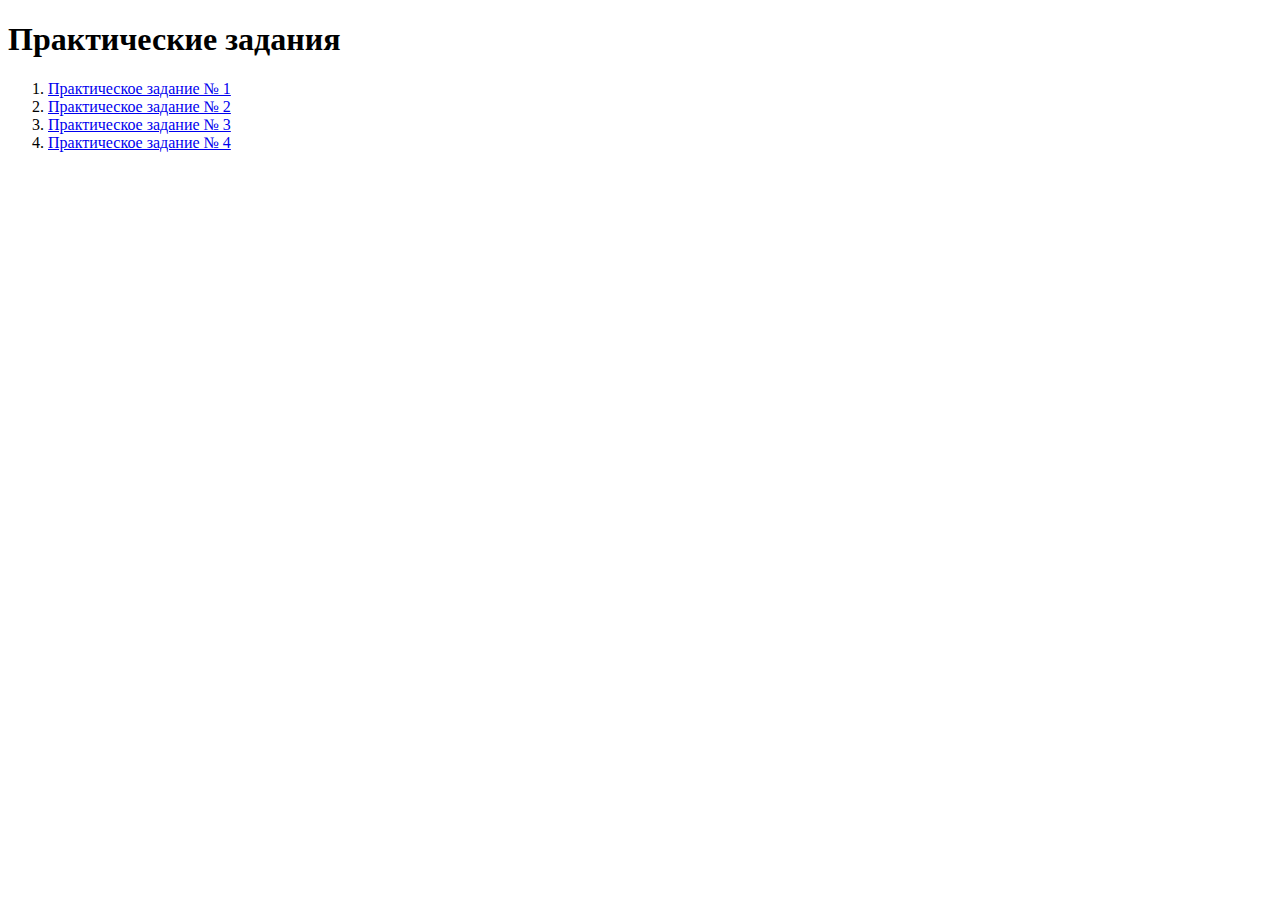
<file: index.html>
<!DOCTYPE html>
<html lang="en">
<head>
    <meta charset="UTF-8">
    <meta name="viewport" content="width=device-width, initial-scale=1.0">
    <title>Практические задания</title>
</head>
<body>
    <h1>Практические задания</h1>
    <ol>
        <li><a href="task1.html">Практическое задание № 1</a></li>
        <li><a href="task2.html">Практическое задание № 2</a></li>
        <li><a href="task3.html">Практическое задание № 3</a></li>
        <li><a href="task4_заготовка/task4.html">Практическое задание № 4</a></li>
    </ol>
</body>
</html>
</file>
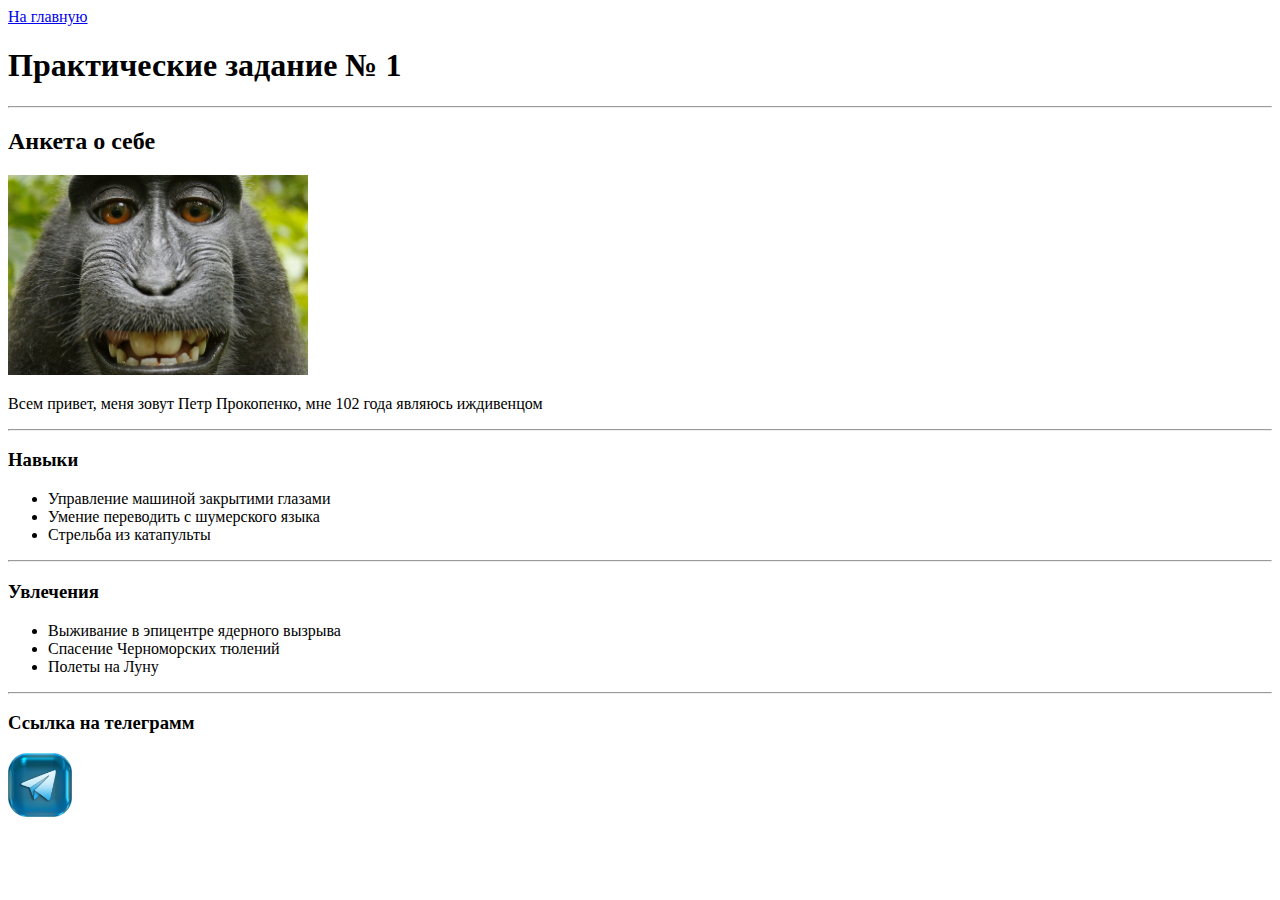
<file: task1.html>
<!DOCTYPE html>
<html lang="en">

<head>
    <meta charset="UTF-8">
    <meta name="viewport" content="width=device-width, initial-scale=1.0">
    <title>Практические задания № 1</title>
</head>

<body>
    <a href="index.html">На главную</a>
    <h1>Практические задание № 1</h1>
    <hr>
    <h2>Анкета о себе</h2>
    <img width="300" src="image.jpg" alt="Улыбка обезьяны">
    <p>Всем привет, меня зовут Петр Прокопенко, мне 102 года являюсь иждивенцом</p>
    <hr>
    <h3>Навыки</h3>
    <ul>
        <li>Управление машиной закрытими глазами</li>
        <li>Умение переводить с шумерского языка</li>
        <li>Стрельба из катапульты</li>
    </ul>
<hr>
<h3>Увлечения</h3>
<ul>
        <li>Выживание в эпицентре ядерного вызрыва</li>
        <li>Спасение Черноморских тюлений</li>
        <li>Полеты на Луну</li>
    </ul>
<hr>
<h3>Ссылка на телеграмм</h3>
<a href="https://t.me/prokopenkopa">
    <img width="64px" src="telegram.jpg" alt="Ссылка на телеграмм">
</a>


</body>

</html>
</file>
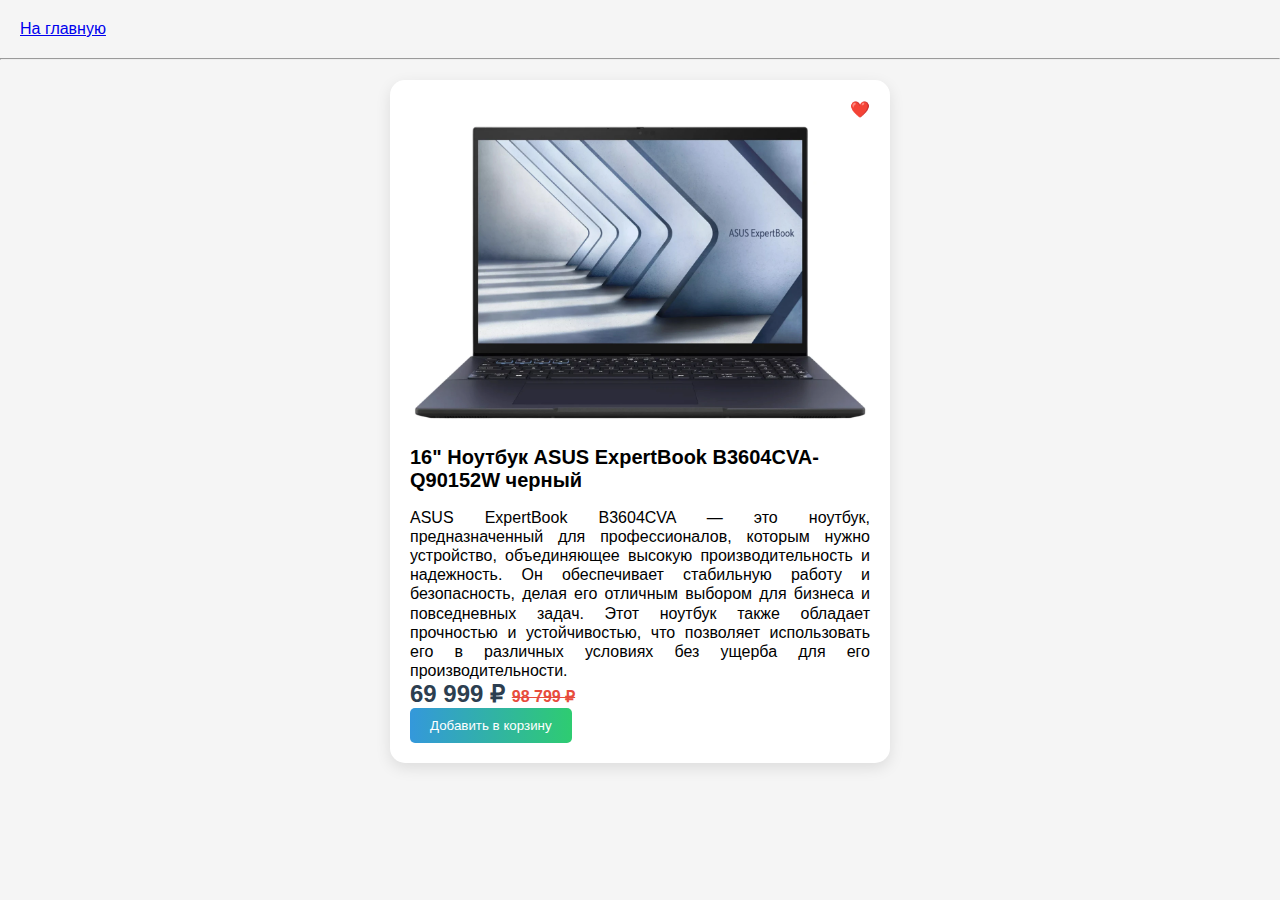
<file: task2.html>
<!DOCTYPE html>
<html lang="en">

<head>
    <meta charset="UTF-8">
    <meta name="viewport" content="width=device-width, initial-scale=1.0">
    <title>Document</title>
    <link rel="stylesheet" href="task2.css">
</head>

<body>
    <a class="back-to-main" href="index.html">На главную</a>
    <hr>
    <div class="card">
        <p class="favorite">
            <a href="#">❤️</a>
        </p>
        <img src="laptop.webp" alt="">

        <h3>16" Ноутбук ASUS ExpertBook B3604CVA-Q90152W черный</h3>
        <p class="info">ASUS ExpertBook B3604CVA — это ноутбук, предназначенный для профессионалов, которым нужно
            устройство, объединяющее высокую производительность и надежность. Он обеспечивает стабильную работу и
            безопасность, делая его отличным выбором для бизнеса и повседневных задач. Этот ноутбук также обладает
            прочностью и устойчивостью, что позволяет использовать его в различных условиях без ущерба для его
            производительности.</p>
        <p class="price">69 999 ₽ <span class="old-price">98 799 ₽ </span></p>

        <button>Добавить в корзину</button>
    </div>
</body>

</html>
</file>
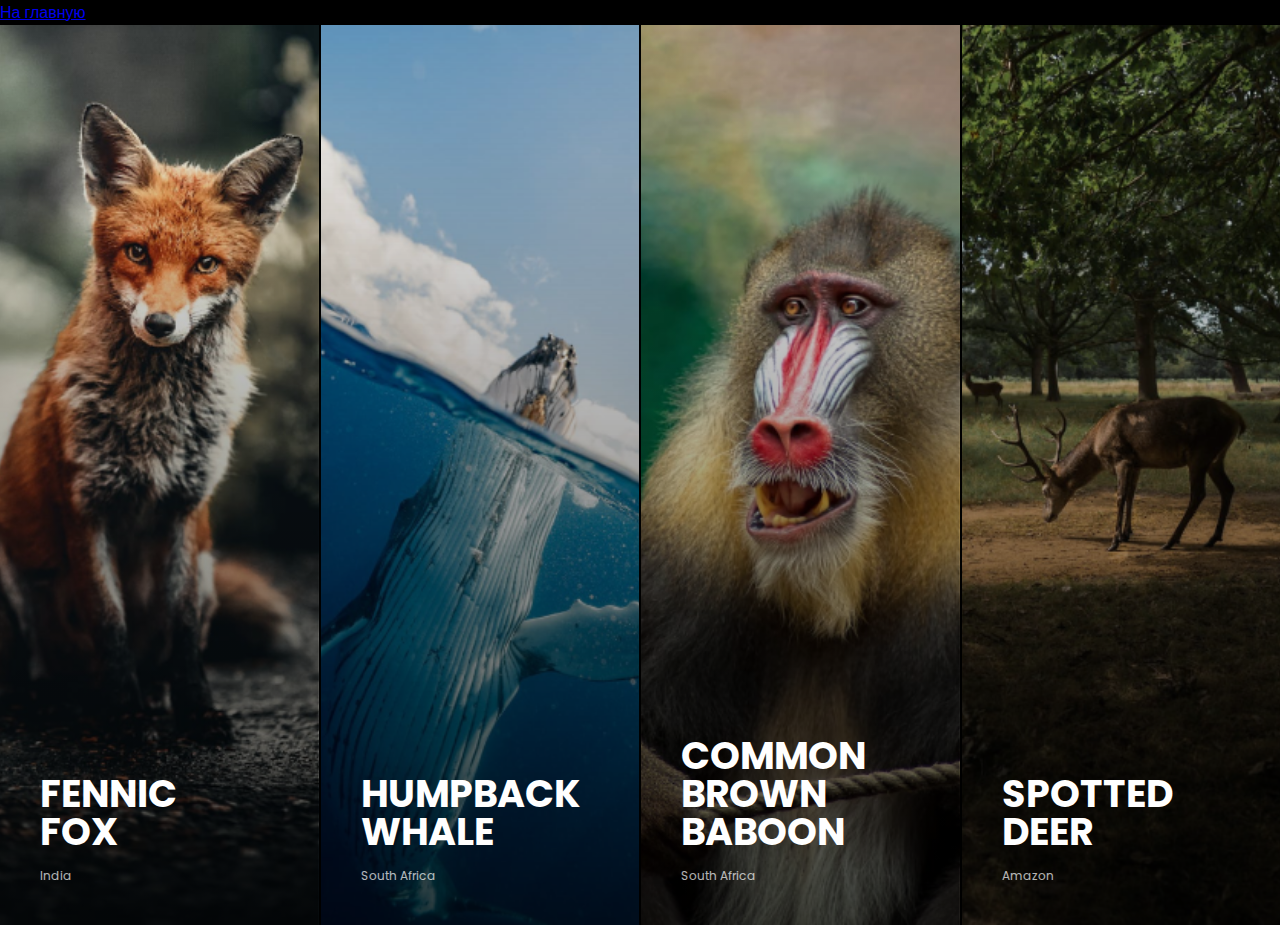
<file: task3.html>
<!DOCTYPE html>
<html lang="en">

<head>
    <meta charset="UTF-8">
    <meta name="viewport" content="width=device-width, initial-scale=1.0">
    <title>Практическое задание № 3</title>
    <link rel="stylesheet" href="task3.css">
</head>

<body>
    <a href="index.html">На главную</a>
    <div class="cards">
        <div class="card card-1">
            <h3>Fennic <br> fox</h3>
            <h4>India</h4>
        </div>
        <div class="card card-2">
            <h3>humpback <br> whale</h3>
            <h4>south africa</h4>
        </div>
        <div class="card card-3">
            <h3>common brown <br> baboon</h3>
            <h4>south africa</h4>
        </div>
        <div class="card card-4">
            <h3>spotted <br> deer</h3>
            <h4>amazon</h4>
        </div>
    </div>

</body>

</html>
</file>
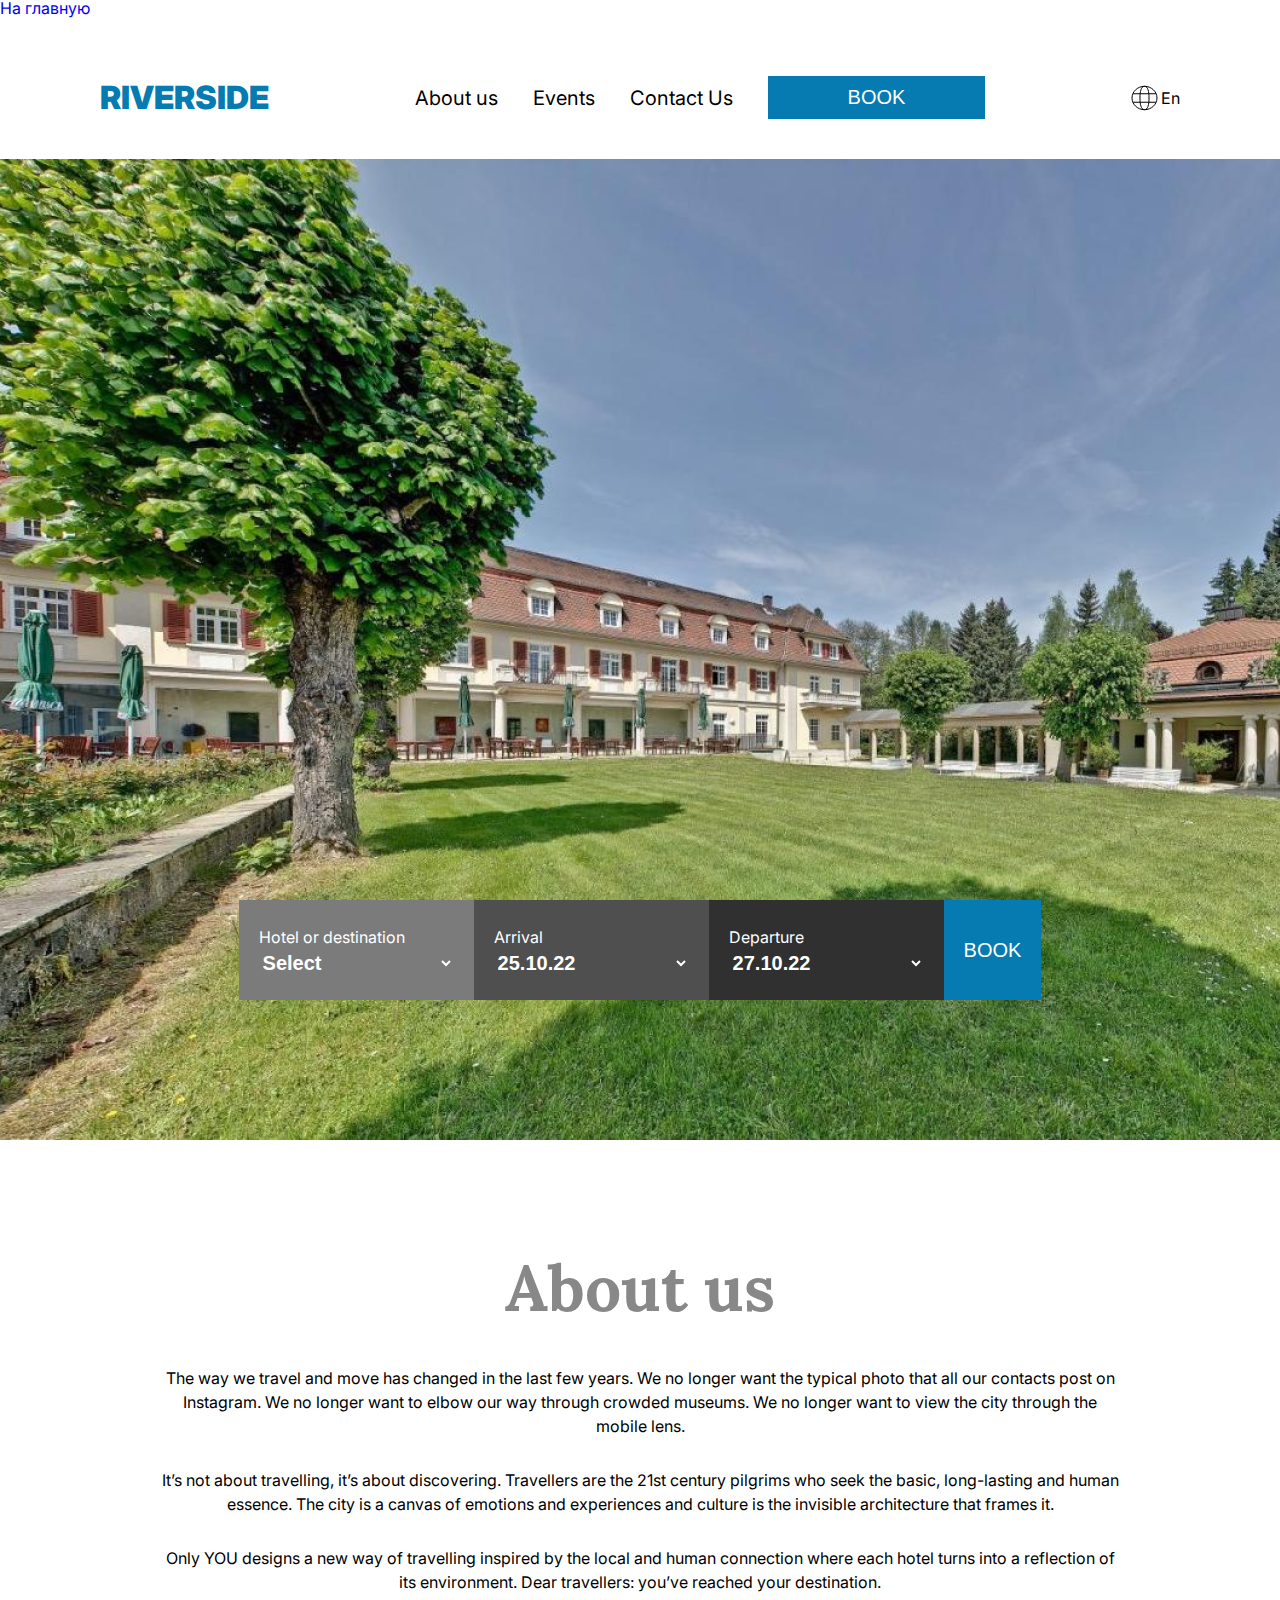
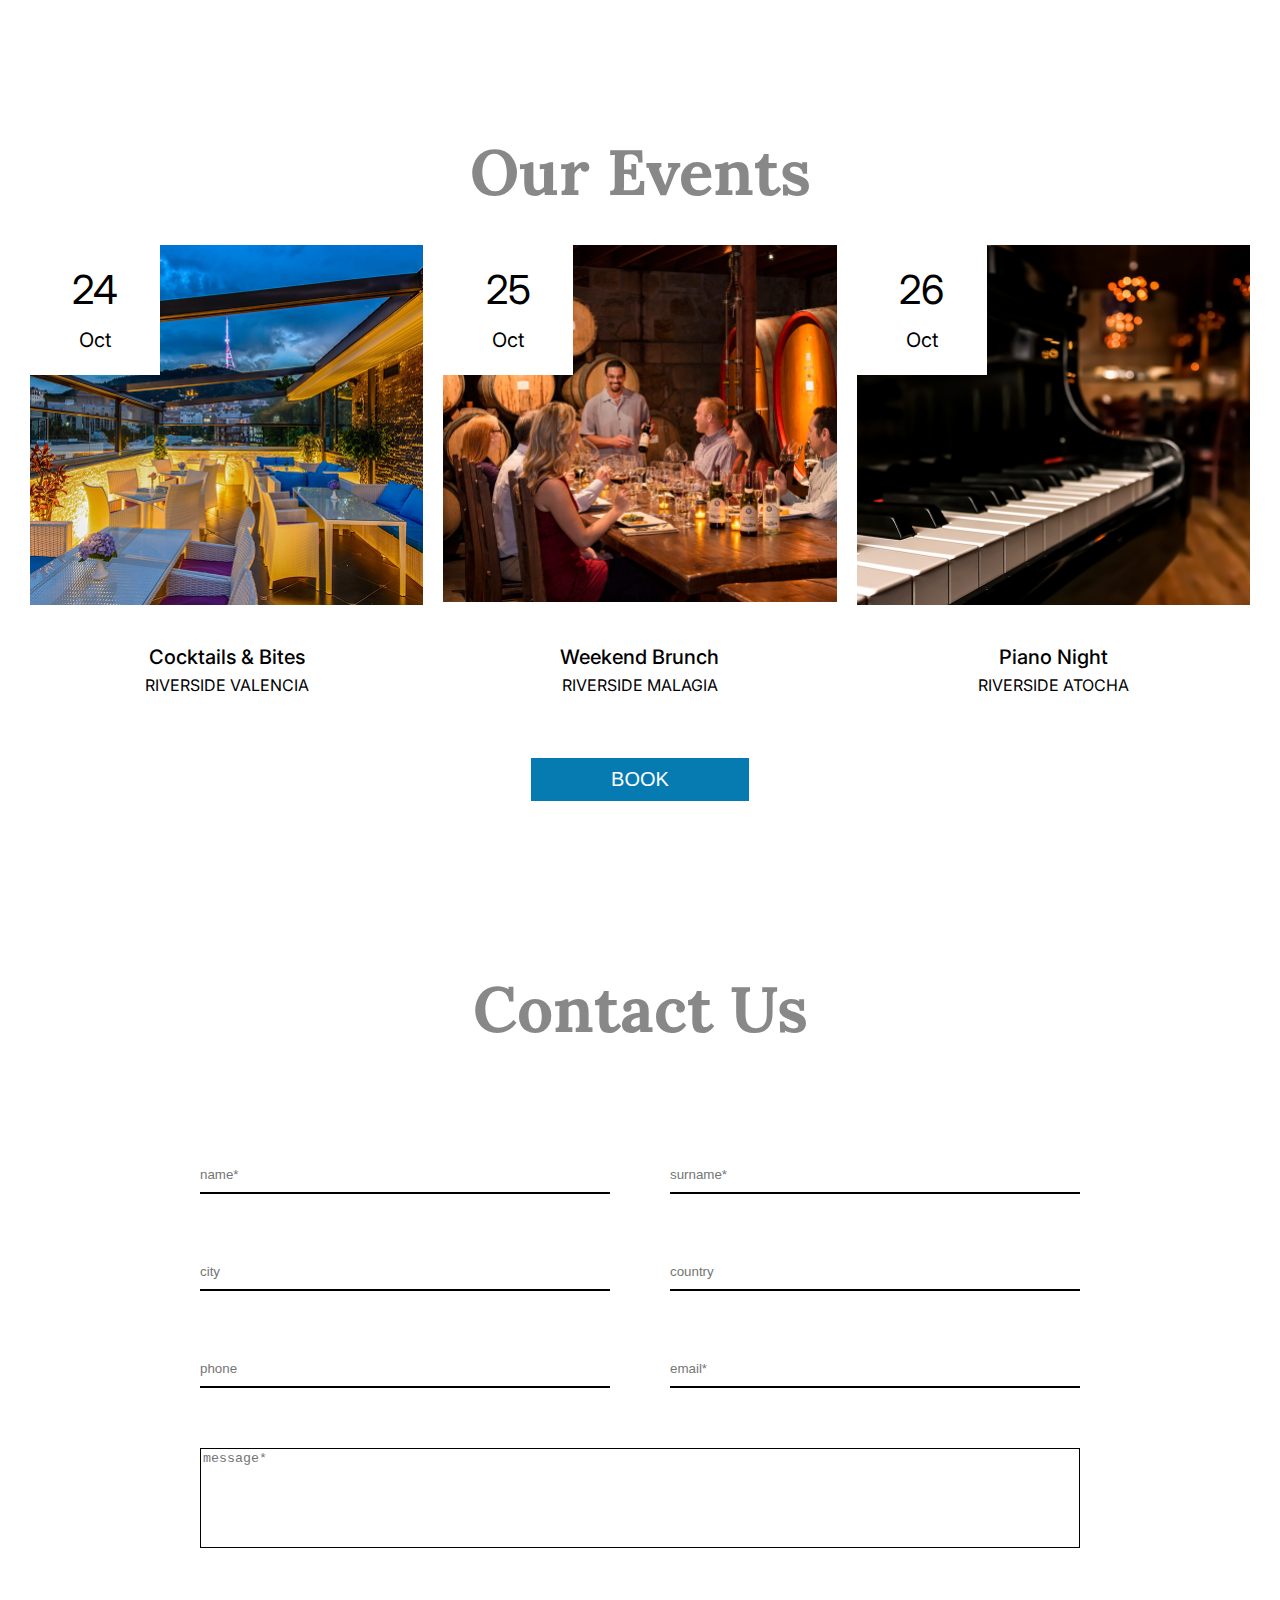
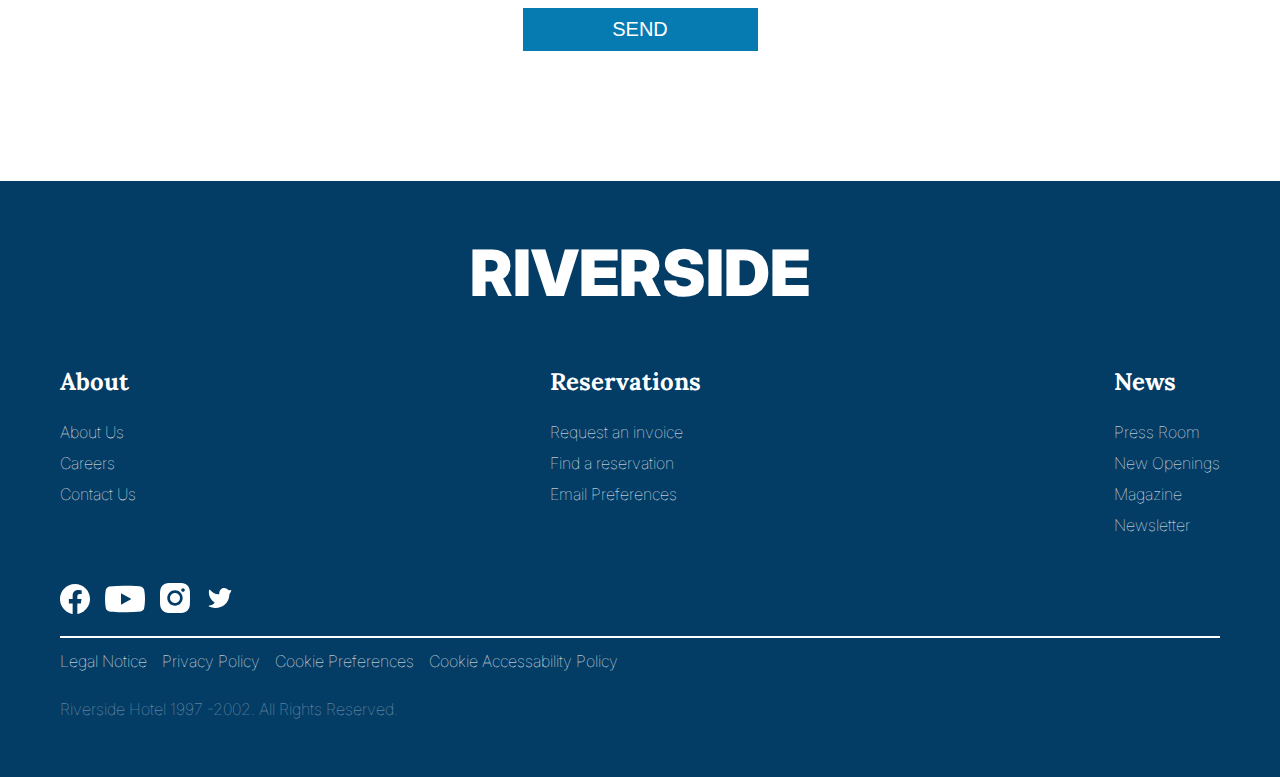
<file: task4_заготовка/task4.html>
<!DOCTYPE html>
<html lang="en">

<head>
    <meta charset="UTF-8">
    <meta name="viewport" content="width=device-width, initial-scale=1.0">
    <title>Document</title>
    <link rel="stylesheet" href="css/reset.css">
    <link rel="stylesheet" href="css/task4.css">
</head>

<body>
    <a href="../index.html">На главную</a>
    <!-- Настройки шапки сайта-->
    <header>
        <button class="burger-btn">
            <img src="images/icons/burger-menu.svg" alt="">
        </button>
        <a href="task4.html" class="logo">Riverside</a>
        <nav>
            <a href="#">About us</a>
            <a href="#">Events</a>
            <a href="#">Contact Us</a>
            <button>book</button>
        </nav>
        <div class="lang">
            <img src="images/icons/lang.svg" alt="Логотип">
            <span>En</span>
        </div>
    </header>
    <!--HTML-структура, которая определяет основное содержимое документа (<main>) 
и внутри него тематический раздел (<section>) с классом hero. CSS используется 
для стилизации этих элементов, например, для создания баннера на всю ширину страницы
в разделе с классом hero. 
Расшифровка элементов:
<main>: Этот тег обозначает основное, уникальное содержимое веб-страницы. 
На странице должен быть только один тег <main>. 
<section>: Этот тег группирует связанный по смыслу контент на странице. 
Его следует использовать для создания логически обособленных разделов страницы. 
class="hero": Это атрибут класса, который назначает элементу section имя hero. 
В CSS этот класс можно использовать для применения определённых стилей к разделу, 
например, чтобы сделать его баннером на всю ширину. -->
    <main>
        <section class="hero">
            <div class="hero-choose">
                <h4>Hotel or destination</h4>
                <select name="" id="">
                    <option value="">Select</option>
                </select>
            </div>
            <div class="hero-choose">
                <h4>Arrival</h4>
                <select name="" id="">
                    <option value="">25.10.22</option>
                </select>
            </div>
            <div class="hero-choose">
                <h4>Departure</h4>
                <select name="" id="">
                    <option value="">27.10.22</option>
                </select>
            </div>
            <button>Book</button>
        </section>


        <section class="about-us">
            <h2 id="about-us">About us</h2>
            <p>The way we travel and move has changed in the last few years. We no longer want the typical photo that
                all our contacts post on Instagram. We no longer want to elbow our way through crowded museums. We no
                longer want to view the city through the mobile lens.</p>
            <p>It’s not about travelling, it’s about discovering. Travellers are the 21st century pilgrims who seek the
                basic, long-lasting and human essence. The city is a canvas of emotions and experiences and culture is
                the invisible architecture that frames it.</p>
            <p>Only YOU designs a new way of travelling inspired by the local and human connection where each hotel
                turns into a reflection of its environment. Dear travellers: you’ve reached your destination.</p>
        </section>

        <section class="our-events">
            <h2 id="our-events">Our Events</h2>
            <div class="cards">
                <div class="card">
                    <img src="images/cards/card-1.png" alt="">
                    <div class="card-body">
                        <h4>Cocktails & Bites</h4>
                        <p>Riverside Valencia</p>
                    </div>
                    <div class="card-date">
                        <span class="card-date-day">24</span>
                        <br>Oct
                    </div>
                </div>
                <div class="card">
                    <img src="images/cards/card-2.png" alt="">
                    <div class="card-body">
                        <h4>Weekend Brunch</h4>
                        <p>Riverside Malagia</p>
                    </div>
                    <div class="card-date">
                        <span class="card-date-day">25</span>
                        <br>Oct
                    </div>
                </div>
                <div class="card">
                    <img src="images/cards/card-3.png" alt="">
                    <div class="card-body">
                        <h4>Piano Night</h4>
                        <p>Riverside Atocha</p>
                    </div>
                    <div class="card-date">
                        <span class="card-date-day">26</span>
                        <br>Oct
                    </div>
                </div>
            </div>
            <button>Book</button>

        </section>

        <section class="contact-us">
            <!-- HTML-разметка, которая определяет заголовок второго уровня с текстом "Contact Us" 
и уникальный идентификатор (ID) contact-us. Этот ID можно использовать в CSS для стилизации
элемента, например, для изменения цвета или фона, как показано в CSS-правиле 
h2#contact-us { color: blue; }-->
            <h2 id="contact-us">Contact Us</h2>
            <!--это тег в HTML, который создает интерактивный раздел на веб-странице для отправки
данных пользователя на сервер. Атрибут action определяет, куда будут отправлены данные, 
class присваивает форме класс contact-form для стилизации, а пустой action означает отправку
данных на ту же страницу, где находится форма. action="": Атрибут action указывает на URL-адрес, 
куда будут отправлены введенные пользователем данные формы. Пустой action означает, что данные 
будут отправлены на текущую страницу.-->
            <form action="" class="contact-form">
                <div class="contact-form-fields">
                    <input type="text" placeholder="name*" required>
                    <input type="text" placeholder="surname*" required>
                    <input type="text" placeholder="city">
                    <input type="text" placeholder="country">
                    <input type="tel" placeholder="phone">
                    <input type="email" placeholder="email*" required>
                </div>
                <!--HTML-тег <textarea> с атрибутами (name, id, required, placeholder), а не CSS. Он используется 
для создания многострочного текстового поля ввода в HTML-формах, например, для сообщений или комментариев.
Атрибуты задают имя поля (name), идентификатор (id), делают его обязательным для заполнения (required) 
и отображают подсказку (placeholder). -->
                <textarea name="" id="" required placeholder="message*"></textarea>
                <button>Send</button>
            </form>
        </section>
    </main>

    <footer>
        <section class="footer-body">
            <h3>Riverside</h3>
            <div class="footer-body-links">
                <ul>
                    <h4>About</h4>
                    <li><a href="#">About Us</a></li>
                    <li><a href="#">Careers</a></li>
                    <li><a href="#">Contact Us</a></li>
                </ul>
                <ul>
                    <h4>Reservations</h4>
                    <li><a href="#">Request an invoice</a></li>
                    <li><a href="#">Find a reservation</a></li>
                    <li><a href="#">Email Preferences</a></li>
                </ul>
                <ul>
                    <h4>News</h4>
                    <li><a href="#">Press Room</a></li>
                    <li><a href="#">New Openings</a></li>
                    <li><a href="#">Magazine</a></li>
                    <li><a href="#">Newsletter</a></li>
                </ul>
            </div>

            <div class="footer-social-media">
                <a href="#"><img src="images/icons/facebook.svg" alt=""></a>
                <a href="#"><img src="images/icons/youtube.svg" alt=""></a>
                <a href="#"><img src="images/icons/instagram.svg" alt=""></a>
                <a href="#"><img src="images/icons/twitter.svg" alt=""></a>
            </div>

            <div class="footer-policy">
                <a href="#">Legal Notice</a>
                <a href="#">Privacy Policy</a>
                <a href="#">Cookie Preferences</a>
                <a href="#">Cookie Accessability Policy</a>
            </div>
            <p class="rights">
            Riverside Hotel 1997 -2002. All Rights Reserved.
        </p>
        </section>
        
    </footer>
</body>

</html>
</file>
<file: task2.css>
* {
    font-family: Arial;
    margin: 0;
    padding: 0;
    box-sizing: border-box;
}

.back-to-main {
    display: block;
    margin: 20px;
    width: max-content;
}

body {
    background: #f5f5f5;
}

.card {
    max-width: 500px;
    width: 100%;
    background: white;
    margin: 20px auto;
    padding: 20px;
    border-radius: 15px;
    box-shadow: 0px 5px 15px rgba(0, 0, 0, .1);
    transition: 0.3s;
}


.card:hover{
    transform: scale(1.02); 
     
}
.card .favorite {
    text-align: right;
}

.card .favorite a {
    text-decoration: none;
}

.card img {
    width: 100%;
}

.card h3 {
    margin: 16px 0px;
    font-size: 20px;
}

.card .info {
    line-height: 1.2;
    text-align: justify;
}

.card .price {
    color: #2c3e50;
    font-weight: bold;
    font-size: 24px;

}

.card .old-price {
    color: #e74c3c;
    text-decoration: line-through;
    font-size: 16px;
}

.card button {
    background: linear-gradient(to right, #3498db, #2ecc71);
    color: white;
    border: none;
    padding: 10px 20px;
    border-radius: 5px;
    cursor: pointer;
}

.card button:hover {
    filter: brightness(0.95);
}
</file>
<file: task3.css>
@import url('https://fonts.googleapis.com/css2?family=Poppins:ital,wght@0,100;0,200;0,300;0,400;0,500;0,600;0,700;0,800;0,900;1,100;1,200;1,300;1,400;1,500;1,600;1,700;1,800;1,900&display=swap');

* {
    font-family: "Poppins", sans-serif;
    margin: 0;
    padding: 0;
    box-sizing: border-box;
}

body {
/*Карточка во всю высоту экрана
height: 100vh устанавливает высоту элемента равной 100% высоты области просмотра 
(viewport), то есть всей видимой области браузера. Это гарантирует, что элемент 
займет полную вертикальную высоту экрана, независимо от содержимого страницы или 
других элементов. Единица vh (viewport height) означает "высота области просмотра",
где 1vh равен 1% этой высоты. */
    min-height: 100vh;
    background-color: black;
    color: white;
}

.cards {
/*Расположение карточек в горизонтально
display: flex в CSS — это свойство, которое превращает элемент в флекс-контейнер, 
а его дочерние элементы — в флекс-элементы. Это позволяет создавать гибкие (Flexible)
макеты, автоматически располагая и выравнивая содержимое внутри контейнера 
по одной оси (в строку или столбец), что идеально подходит для адаптивной верстки 
и построения пользовательских интерфейсов. */
    display: flex;
/*Карточки во всю высоту экрана*/
    height: 100vh;
/*Расстояние между карточками*/
    gap: 2px;

/*Когда вы используете overflow: hidden, браузер просто обрезает все, что не поместилось внутри блока.
свойство, которое скрывает любое содержимое элемента, которое выходит за пределы его заданных размеров 
(ширины и высоты). Это означает, что не поместившаяся часть контента будет невидима для пользователя, 
в отличие от значения по умолчанию overflow: visible, которое позволяет всему содержимому отображаться */
    overflow: hidden;

}


.card-1 {
/* Cвойство, которое позволяет установить изображение в качестве фона для элемента, используя
путь к файлу изображения, указанный внутри скобок url(), например, url('путь/к/изображению.jpg'). 
Это универсальный способ задать не только фоновое изображение, но и другие параметры фона, такие 
как цвет, размер, положение и повторение, в одном объявлении.*/
    background: linear-gradient(rgb(0, 0, 0, 0), rgb(0, 0, 0, 0.7)), url(Image.png);
}

.card-2 {
    background: linear-gradient(rgb(0, 0, 0, 0), rgb(0, 0, 0, 0.7)), url(Image-1.png);
}

.card-3 {
    background: linear-gradient(rgb(0, 0, 0, 0), rgb(0, 0, 0, 0.7)), url(Image-2.png);
}

.card-4 {
    background: linear-gradient(rgb(0, 0, 0, 0), rgb(0, 0, 0, 0.7)), url(Image-3.png);
}

.card {
    padding: 40px;

/*преобразует элемент в "флекс-контейнер", делая его гибким блоком, чьи дочерние элементы 
    становятся "флекс-элементами". Это позволяет автоматически выравнивать, распределять и 
    управлять размерами элементов как по горизонтали, так и по вертикали, создавая адаптивные и
    сложные макеты веб-страниц. */
    display: flex;

/*используется во flex-контейнерах, чтобы расположить дочерние элементы (флекс-элементы) 
вертикально, один под другим, меняя главную ось контейнера с горизонтальной на вертикальную.
Это позволяет выстраивать контент в виде столбца вместо стандартного ряда. */
    flex-direction: column;

/*В CSS justify-content: end (сокращенный вариант flex-end) — это значение 
свойства justify-content, которое располагает элементы внутри флекс-контейнера 
или Grid-контейнера в конце главной оси (обычно горизонтальной). Другими словами, 
все дочерние элементы будут прижаты к правому краю контейнера, занимая его "конец", 
а любое свободное пространство окажется в начале.*/
    justify-content: end;

/*"solid" в CSS — это значение свойства border-style, 
которое задаёт элементу сплошную линию в качестве границы. 
Это одно из самых часто используемых значений стиля границы, 
в отличие от точечных (dotted) или пунктирных (dashed) линий.*/
/* border: 2px solid; - ЭТО СТРОКА НУЖНА БЫЛА КАК БЫ ПРОВЕРКОЙ ГРАНИЦ КАРТОЧЕК*/

    /*Растяжение карточек на весь экран*/
    flex: 1;

/* Отступ между колонками текста, упрощает код и предотвращая проблемы с margin. Как работает gap
Упрощение кода: Вместо того чтобы применять margin к каждому элементу и убирать его у последнего в ряду,
вы задаёте один отступ для всего контейнера. 
Единообразие: gap гарантирует одинаковые отступы между всеми элементами, что делает макет более 
предсказуемым. 
Совместимость с адаптивным дизайном: Отступы, заданные с помощью gap, корректно работают при изменении
размеров экрана и добавлением/удалением элементов. 
Многоколоночные макеты: gap может использоваться для отступов между колонками текста, как в газете*/
    gap: 16px;

/*устанавливает фоновое изображение так, чтобы оно полностью заполнило весь контейнер, сохраняя при 
этом свои пропорции и, при необходимости, обрезая края изображения, если его соотношение сторон не совпадает
с пропорциями контейнера. Это свойство гарантирует, что элемент будет полностью покрыт фоном без пустых мест, 
даже если часть изображения будет видна за пределами его границ.
Вы можете задать размер в пикселях или процентах, а также использовать ключевые слова, 
такие как auto (размер изображения сохраняется по умолчанию), 
cover (изображение растягивается, чтобы заполнить весь элемент, возможно с обрезкой) или 
contain (изображение масштабируется так, чтобы оно целиком поместилось в элемент). */
    background-size: cover;

/*Определяет начальную позицию фонового изображения внутри элемента Система координат: Позиция фона определяется
в системе координат, где верхний левый угол элемента соответствует точке (0,0). 
Порядок значений: Обычно задается два значения: первое для горизонтального положения (по оси X), 
второе для вертикального (по оси Y). 
Типы значений
Ключевые слова:
top, center, bottom для вертикали. 
left, center, right для горизонтали. 
Например: background-position: center center; — выравнивает изображение по центру элемента. */
    background-position: center;
/*Позволяет создавать плавные переходы между двумя состояниями элемента, браузер плавно переходит 
от старого значения к новому, вместо того чтобы мгновенно изменять его.*/    
    transition: 0.3s;
}

/* Это псевдокласс, который применяется к элементу и позволяет изменить его стили, когда пользователь 
наводит на него курсор мыши. Как работает hover:
Отслеживание наведения: Браузер автоматически определяет, когда курсор мыши наведен на элемент, на который
применен псевдокласс :hover. 
Применение стилей: В этот момент для данного элемента активируется набор CSS-стилей, которые были прописаны 
для состояния :hover. 
Возврат к обычным стилям: Когда курсор мыши убирается с элемента, стили :hover перестают действовать, и 
элемент возвращается к своим исходным стилям.*/
.card:hover{
/*Позволяет масштабировать элемент, то есть изменять его размер (увеличивать или уменьшать) по горизонтали
и/или по вертикали. Значение 1 сохраняет исходный размер, значения больше 1 увеличивают его, 
а значения меньше 1 (например, 0.5) уменьшают*/    
    transform: scale(105%);

/* Свойство, которое управляет порядком наложения позиционированных элементов на веб-странице, определяя
их положение по оси Z (глубине). По умолчанию элементы располагаются в одном "слое", 
но с помощью z-index вы можете "поднимать" одни элементы выше других.*/    
z-index: 1;

/*position: relative; используется для относительного позиционирования элемента, то есть для его смещения 
относительно его исходного положения в потоке документа, при этом место, которое элемент занимал бы без смещения,
остается для него. Это смещение выполняется с помощью свойств top, bottom, left и right, но оно визуальное 
и не влияет на положение других элементов на странице.  */
position: relative;
}

h3 {
/*определяет размер шрифта текста элемента, используя абсолютные (например, px, pt) 
или относительные (например, em, %, rem, а также текстовые константы) значения. Это один из 
основных способов управления внешним видом текста на веб-странице, позволяющий задавать высоту
символов */
    font-size: 38px;

/*свойство, которое управляет регистром (строчными или заглавными буквами) текста, не изменяя 
при этом его исходное содержимое в HTML-документе. С помощью него можно сделать весь текст 
заглавным (uppercase), весь строчным (lowercase) или 
начинать каждое слово с заглавной буквы (capitalize).*/
    text-transform: uppercase;
    /*Высота линий текста*/
    line-height: 38px;
}

h4 {
    font-size: 12px;
    text-transform: capitalize;

/*Прозрачность текста. Cвойство opacity в CSS устанавливает степень непрозрачности элемента, позволяя сделать его полностью
или частично прозрачным, при этом значение 1 означает полную непрозрачность, а 0 — полную прозрачность.
opacity применяется ко всему элементу, включая его содержимое, и может использоваться для создания 
визуальных эффектов, таких как полупрозрачные фоны или изменение видимости элементов при наведении курсора.*/ 
    opacity: 0.7;

/*устанавливает нормальную (обычную) толщину шрифта для выбранного элемента, что является стандартным 
значением по умолчанию */
    font-weight: normal;
}
</file>
<file: task4_заготовка/css/task4.css>
@import url('https://fonts.googleapis.com/css2?family=Inter:ital,opsz,wght@0,14..32,100..900;1,14..32,100..900&family=Lora:ital,wght@0,400..700;1,400..700&display=swap');

* {
    box-sizing: border-box;
}

body {
    font-family: "Inter", sans-serif;
}

/*правило, которое убирает стандартное подчёркивание с гиперссылок (тегов <a>). Свойство
text-decoration отвечает за декоративные линии у текста, а значение none означает 
отсутствие каких-либо эффектов, таких как подчёркивание (underline), 
зачёркивание (line-through) или надчёркивание (overline).*/
a {
    text-decoration: none;
}

header {
    /*правило, которое устанавливает максимальную ширину для элемента, ограничивая ее значением
в 1500 пикселей. Это означает, что элемент никогда не будет шире 1500 пикселей, но при этом 
сможет уменьшаться, если родительский контейнер или окно браузера станет меньше. 
Как это работает:
Ограничение сверху: Свойство max-width предотвращает увеличение ширины элемента выше заданного
 значения (в данном случае, 1500px). 
Гибкость макета: В отличие от фиксированного свойства width, которое задает точную ширину, 
max-width обеспечивает гибкость и позволяет элементам адаптироваться к разным размерам экранов,
избегая горизонтальной прокрутки. 
Приоритет: Если у элемента есть свойство width, которое больше, чем max-width, то браузер 
примет ширину элемента равной max-width.*/
    max-width: 1500px;
    /*сокращенная запись для установки нулевых отступов сверху и снизу элемента, а также для 
горизонтального центрирования его путем автоматического распределения доступного пространства 
по бокам. Этот прием эффективно центрирует блочные элементы внутри их родительского контейнера,
но требует, чтобы у центрируемого элемента была явно задана ширина. */
    margin: 0 auto;
    /*задает внутренние отступы для элемента: 60px сверху, 100px справа и слева, и 40px снизу, 
устанавливая по часовой стрелке, начиная с верхнего края. Это свойство создает пространство 
между содержимым элемента и его границей, улучшая читаемость и внешний вид интерфейса. 
Как работает правило с тремя значениями:
Когда вы используете три значения для свойства padding, они применяются следующим образом: 
Первое значение (60px): задает отступ для верхней стороны элемента.
Второе значение (100px): задает отступы для правой и левой сторон элемента.
Третье значение (40px): задает отступ для нижней стороны элемента.*/
    padding: 60px 100px 40px;
    /*превращает элемент в флекс-контейнер, что позволяет гибко управлять расположением, размерами
и выравниванием его дочерних элементов (флекс-элементов) по одной оси (в строчку или в столбец).
Этот способ создания макетов (layout) делает их адаптивными и удобными для построения 
пользовательских интерфейсов.*/
    display: flex;
    /*используется для выравнивания элементов внутри флекс-контейнера (flex container) 
или сетки (grid container) по центру поперечной оси. Поперечная ось является противоположной 
основной оси (flex-direction). Это свойство располагает flex-элементы или элементы сетки ровно
посередине контейнера, обеспечивая их центральное расположение как по вертикали 
(при строчном расположении), так и по горизонтали (при расположении в столбец). */
    align-items: center;
    /*свойство, которое распределяет флекс-элементы или элементы сетки вдоль главной оси 
(по умолчанию — горизонтальной) таким образом, что первый элемент прижимается к началу 
контейнера, последний — к концу, а между всеми остальными элементами создаются равные промежутки.*/
    justify-content: space-between;
}

/*Настройка Riverside начало шапки*/
.logo {
    /*правило, которое устанавливает размер шрифта для выбранного элемента в 32 пикселя. Пиксели (px) 
являются абсолютной единицей измерения, которая задает фиксированный размер текста, не зависящий 
от других настроек браузера или устройства, что делает его полезным, когда важно сохранить 
точный размер. */
    font-size: 32px;
    text-transform: uppercase;
    font-weight: 900;
    color: #067bb2;
}

/*Настройка About us Events Contact Us середины шапки*/
nav {
    display: flex;
    align-items: center;
    gap: 35px;
}

nav a {
    color: black;
    /*устанавливает размер шрифта элемента*/
    font-size: 20px;
}

/*Настройка кнопок сайта*/
button {
    background: #067bb2;
    color: white;
    border: none;
    text-transform: uppercase;
    padding: 10px 80px;
    font-size: 20px;
    /*задает курсор в виде руки с указательным пальцем, который сигнализирует пользователю,
что над элементом можно совершить действие, например, нажать на ссылку или кнопку. 
Это один из стандартных видов курсора, используемых для интерактивных элементов веб-страницы,
улучшая пользовательский опыт и подсказывая, что элемент активен. */
    cursor: pointer;
}

button:hover {
    background: rgb(6, 173, 224, 0.73);
}

/*Настройка иконки En*/
.lang {
    display: flex;
    align-items: center;
    /*Интервал между иконкой и En*/
    gap: 3px;
}

.burger-btn {
    /*делает фон элемента полностью прозрачным, позволяя видеть фон родительского элемента или
контент под ним. Технически это сокращение для background-color: rgba(0, 0, 0, 0). 
Это значение по умолчанию для свойства background-color, что означает, что если вы 
не устанавливаете цвет фона, он будет прозрачным. */
    background: transparent;
    padding: 0;
    display: none;
}

/*Настройка основного поля сайта*/
.hero {
    height: 981px;
    background: url(../images/hero.png);
    /*заставляет фоновое изображение заполнить всю область элемента, растягивая его до тех пор,
пока оно полностью не заполнит контейнер, даже если это приведет к обрезке части изображения. 
Это гарантирует, что элемент никогда не будет иметь пустых пространств вокруг фона и что 
изображение сохранит свои пропорции. */
    background-size: cover;
    display: flex;
    align-items: end;
    justify-content: center;
    /*создает отступ в 140 пикселей под элементами. */
    padding-bottom: 140px;
}

.hero-choose {
    padding: 24px 20px;
    width: 235px;
    height: 100px;
    color: white;
    display: flex;
    /*используется для свойства Flexbox, чтобы выстроить дочерние элементы флекс-контейнера 
в столбец, располагая их вертикально сверху вниз, а не горизонтально в строку 
(поведение по умолчанию row). Это свойство меняет направление главной оси контейнера,
делая её вертикальной. */
    flex-direction: column;
    justify-content: center;

}

/*Это псевдокласс, который позволяет выбрать первый дочерний элемент любого типа внутри его 
родителя и применить к нему стили. Он используется для целенаправленного стилистического 
оформления элементов в зависимости от их порядкового номера в списке однотипных 
или разных элементов. */
.hero-choose:nth-child(1) {
    background: #7b7b7b;
}

.hero-choose:nth-child(2) {
    background: #504f4f;
}

.hero-choose:nth-child(3) {
    background: #303030;
}

.hero-choose {
    line-height: 160%;
}

.hero-choose select {
    background: transparent;
    /*указывает, что у элемента не должно быть рамки (границы). Оно устанавливает для 
свойства border-style значение none, что равносильно тому, что толщина рамки равна
нулю, и рамка не отображается вовсе. Это часто используется для удаления стандартных
рамок у элементов, например, в таблицах или для сброса стилей. */
    border: none;
    color: white;
    /*станавливает размер шрифта элемента в 20 пикселей*/
    font-size: 20px;
    font-weight: 600;
}

.hero button {
    height: 100px;
    padding: 20px;
}

.about-us {
    margin: 100px auto;
    max-width: 1080px;
    padding: 0 30px;
    line-height: 150%;
    text-align: center;
}

.our-events {
    text-align: center;
    padding: 30px;
}

h2 {
    font-size: 64px;
    color: #888;
    font-family: "Lora", serif;
    font-weight: 700;
    /*устанавливает межстрочный интервал, который рассчитывается как 150% (или 1,5)
от размера шрифта самого элемента. Это означает, что высота каждого блока строки,
включая пространство над и под текстом, будет в полтора раза больше, чем размер шрифта.*/
    line-height: 150%;
    text-align: center;
}

.about-us p {
    /*устанавливает внешний отступ размером 30 пикселей для всех сторон элемента 
(сверху, справа, снизу и слева). Это свойство отвечает за создание пустого пространства
 снаружи элемента, отделяя его от других блоков на странице, в отличие от padding, 
 который формирует пространство внутри элемента.*/
    margin: 30px;
}

.cards {
    display: grid;
    /*означает создание сетки с тремя столбцами одинаковой ширины, где repeat() указывает 
на повторение, 3 — на количество повторений, а 1fr — на единицу дробного пространства, 
которая равномерно распределяется между столбцами, обеспечивая адаптивность. */
    grid-template-columns: repeat(3, 1fr);
    max-width: 1300px;
    margin: 25px auto;
    gap: 20px;
}

.card {
    /*устанавливает относительное позиционирование элемента, сдвигая его визуально от его 
исходного места в потоке документа, а не от другого элемента или окна браузера. Для этого 
используются свойства top, bottom, left, right, которые определяют величину смещения. 
При этом, место, которое элемент занимал изначально, остается занятым, и другие элементы 
его не используют, а смещенный элемент может перекрывать другие объекты. */
    position: relative;
}

.card-date {
    /*это свойство, которое полностью удаляет элемент из обычного потока документа, 
позволяя позиционировать его относительно ближайшего родительского элемента с установленным
позиционированием (не static) или относительно всего документа, если такого родителя нет. 
Для точного расположения используются свойства top, bottom, left и right, а также inset. */
    position: absolute;
    top: 0;
    left: 0;
    background: white;
    width: 130px;
    height: 130px;
    display: flex;
    align-items: center;
    justify-content: center;
    flex-direction: column;
    font-size: 20px;
}


.card-date-day {
    font-size: 40px;
}

.card img {
    /*устанавливает ширину элемента как 100% от ширины его родительского контейнера*/
    width: 100%;
    height: 360px;
    /*используется для масштабирования содержимого (например, изображения или видео)
 внутри его контейнера таким образом, чтобы полностью заполнить этот контейнер, 
 сохраняя исходное соотношение сторон, но при этом обрезая лишние части 
 содержимого, которые не помещаются. 
 Это аналог свойства background-size: cover; для фоновых изображений, 
 но применяется к встроенным элементам, таким как <img> и ` */
    object-fit: cover;
}

.card-body {
    padding: 40px;
    text-align: center;
    display: flex;
    /*указывает, что дочерние элементы flex-контейнера должны располагаться в столбец,
а не в строку. При использовании этого значения основная ось контейнера направлена
вертикально сверху вниз, что меняет стандартный горизонтальный порядок 
расположения элементов на вертикальный.*/
    flex-direction: column;
    gap: 10px;
    text-transform: uppercase;
}

.card-body h4 {
    font-size: 20px;
    font-weight: 500;
    text-transform: none;
}

.contact-us {
    max-width: 940px;
    margin: 100px auto;
    padding: 30px;
}

.contact-form {
    display: flex;
    flex-direction: column;
    gap: 60px;

}

.contact-form-fields {
    display: grid;
    grid-template-columns: repeat(2, 1fr);
    gap: 60px;
    margin-top: 100px;
}

.contact-form-fields input {
    /*свойство, которое полностью удаляет границу элемента, делая ее невидимой и не занимающей
 места в макете страницы. Оно является сокращенным способом для свойства border-style, 
 устанавливая тип границы в значение none, что означает отсутствие какой-либо рамки вокруг элемента. */
    border: none;
    /*сокращенное свойство, которое устанавливает нижнюю границу элемента, задавая одновременно её 
толщину (1px), тип линии (solid - сплошная) и цвет (black - черный) за одну декларацию. */
    border-bottom: 2px solid black;
    padding: 10px 0px;
    /*удаляет визуальную обводку (контур), которая по умолчанию появляется вокруг интерактивных элементов 
(например, ссылок или полей ввода) при получении ими фокуса. Это позволяет заменить стандартное 
выделение браузера на собственную стилизацию, которая может быть более подходящей для дизайна сайта, 
но важно помнить о доступности и обеспечивать визуальную обратную связь для пользователей. */
    outline: none;
}

.contact-form textarea {
    resize: none;
    height: 100px;
    /*solid: Устанавливает тип линии как сплошную. Другие возможные значения: dotted (точечная), 
dashed (пунктирная), double (двойная) и т.д. */
    border: 1px solid black;
    outline: none;
}

.contact-form button {
    /*правило, которое устанавливает фиксированную ширину HTML-элемента равную 235 пикселям*/
    width: 235px;
    /*Устанавливам кнопку по центру*/
    display: block;
    margin: 0 auto;
}

footer {
    background: #033c65;
    padding: 60px;
}

.footer-body {
    max-width: 1160px;
    margin: 0 auto;
    color: white;
}


.footer-body h3 {
    color: white;
    font-size: 64px;
    text-align: center;
    text-transform: uppercase;
    font-weight: 900;
}

.footer-body-links {
    display: flex;
    justify-content: space-between;
    padding: 65px 0px 30px;
}

.footer-body-links ul {
    display: flex;
    /*определяет, что дочерние элементы внутри flex-контейнера будут располагаться друг под другом,
формируя столбец. Это свойство меняет главную ось контейнера на вертикальную (сверху вниз), 
в то время как по умолчанию главная ось является горизонтальной (flex-direction: row). */
    flex-direction: column;
    gap: 15px;
}

.footer-body-links a {
    font-weight: 100;
    color: white;
}

.footer-body-links h4 {
    /*устанавливает внешний отступ в 15 пикселей снизу элемента, увеличивая расстояние от 
его нижнего края до верхнего края следующего соседнего элемента. Это позволяет 
управлять свободным пространством между блоками в веб-странице, делая ее более 
читаемой и структурированной. */
    margin-bottom: 15px;
    font-family: "Lora", serif;
    font-weight: 700;
    font-size: 24px;
}

.footer-social-media {
    display: flex;
    align-items: center;
    gap: 15px;
    margin: 20px 0px;

}

.footer-policy {
    display: flex;
    align-items: center;
    gap: 15px;
    border-top: 2px solid white;
    /*устанавливает внутренние отступы для элемента: 15px сверху, 0px справа, 32px снизу, 
и 0px слева, так как при указании трёх значений, первое относится к верхнему отступу,
второе — к правому и левому, а третье — к нижнему. */
    padding: 15px 0px 32px;

}


.footer-policy a {
    color: white;
    font-weight: 100;
}


.rights {
    font-weight: 100;
    /*устанавливает полупрозрачность для элемента, делая его видимым на 50% и позволяя видеть
 фон сквозь него. Значение opacity принимает числовые значения от 0.0 (полная прозрачность/невидимость)
 до 1.0 (полная непрозрачность). */
    opacity: 0.5;
}

@media screen and (max-width: 992px) {
    .burger-btn {
        display: block;
    }

    nav {
        display: none;
    }

    .cards {
        grid-template-columns: repeat(1, 1fr);
    }

    .card img {
        /*устанавливает высоту элемента равной 60% от ширины области просмотра (viewport) 
браузера, причем эта высота будет динамически изменяться при изменении размера окна. 
Таким образом, vw (viewport width) является относительной единицей измерения, и 
60vw означает, что высота элемента составит 60% от текущей ширины видимой части 
окна браузера, а не его содержимого. */
        height: 60vw;
    }
}

@media screen and (max-width: 768px) {
    .hero {
        /*заставляет элементы внутри flex-контейнера располагаться вертикально, сверху вниз,
 формируя столбец вместо стандартного горизонтального расположения в строку. 
 Это меняет главную ось flex-контейнера на вертикальную, так что поперечная 
 ось становится горизонтальной. */
        flex-direction: column;
        align-items: center;
        justify-content: end;
    }

    .hero button,
    .hero-choose {
        width: max(70%, 300px);
    }

    .contact-form-fields {
        grid-template-columns: repeat(1, 1fr);
        gap: 30px;
        margin-top: 40px;
    }

    .contact-form {
        gap: 30px;

    }
}

@media screen and (max-width: 550px) {

    .footer-body-links,
    .footer-policy,
    .footer-social-media,
    .rights {
        display: none;
    }

    .footer-body h3 {
        font-size: 32px;
    }

}




@media screen and (max-width: 450px) {
    header {
        padding: 30px;
    }

    .logo {
        font-size: 20px;
    }

    h2 {
        font-size: 20px;
    }

    .about-us p {
        font-size: 14px;
        margin: 14px 0px;
        color: #303030;
    }

    .card-date {
        width: 70px;
        height: 70px;
        font-size: 16px;
    }

    .card-date {
        font-size: 20px;
    }
}
</file>
